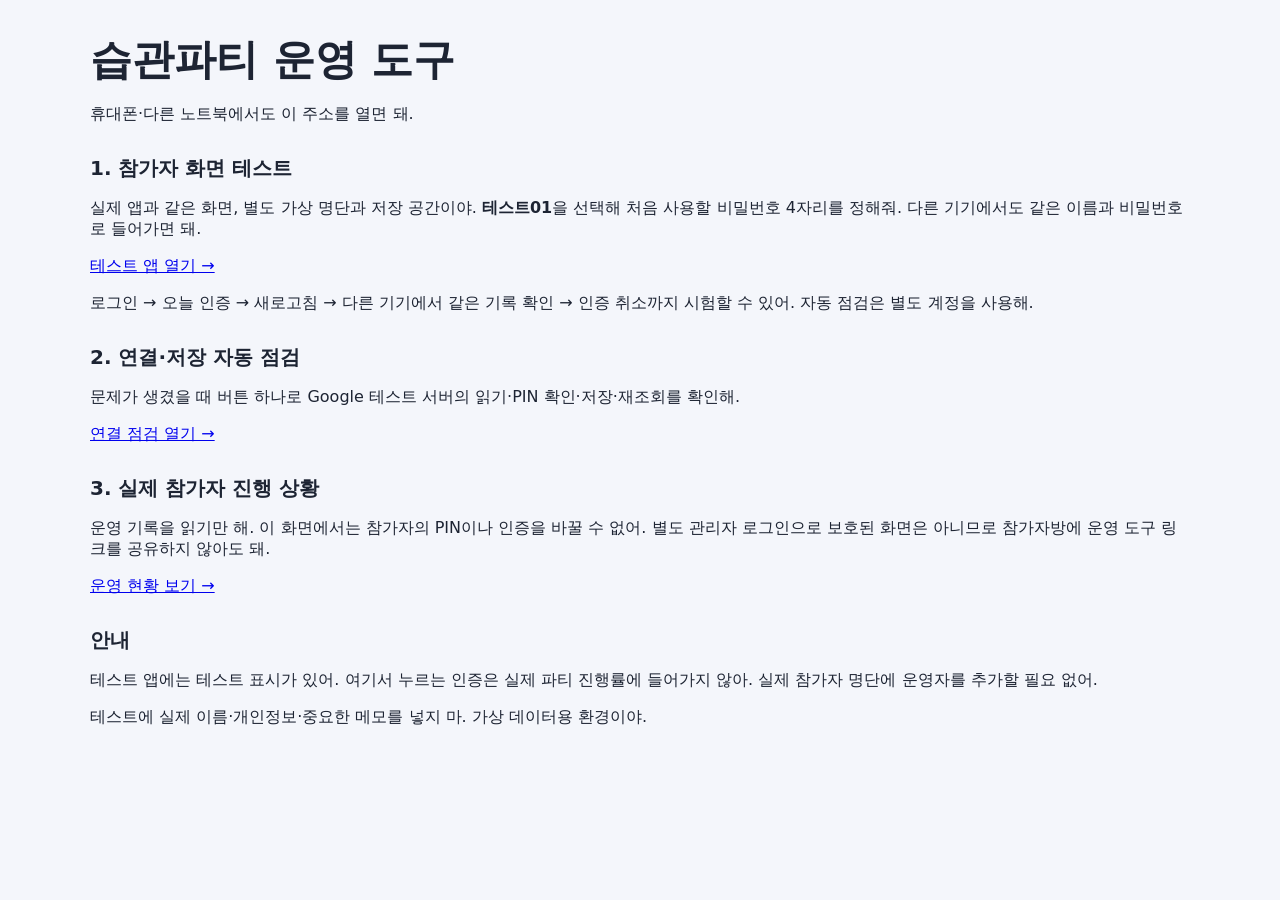
<file: qa/index.html>
<!doctype html><html lang="ko"><head><meta charset="utf-8"><meta name="viewport" content="width=device-width,initial-scale=1"><title>습관파티 운영 도구</title><link rel="stylesheet" href="operator.css"></head><body><main>
<h1>습관파티 운영 도구</h1><p>휴대폰·다른 노트북에서도 이 주소를 열면 돼.</p>
<section><h2>1. 참가자 화면 테스트</h2><p>실제 앱과 같은 화면, 별도 가상 명단과 저장 공간이야. <b>테스트01</b>을 선택해 처음 사용할 비밀번호 4자리를 정해줘. 다른 기기에서도 같은 이름과 비밀번호로 들어가면 돼.</p><p><a href="app/">테스트 앱 열기 →</a></p><p>로그인 → 오늘 인증 → 새로고침 → 다른 기기에서 같은 기록 확인 → 인증 취소까지 시험할 수 있어. 자동 점검은 별도 계정을 사용해.</p></section>
<section><h2>2. 연결·저장 자동 점검</h2><p>문제가 생겼을 때 버튼 하나로 Google 테스트 서버의 읽기·PIN 확인·저장·재조회를 확인해.</p><a href="test.html">연결 점검 열기 →</a></section>
<section><h2>3. 실제 참가자 진행 상황</h2><p>운영 기록을 읽기만 해. 이 화면에서는 참가자의 PIN이나 인증을 바꿀 수 없어. 별도 관리자 로그인으로 보호된 화면은 아니므로 참가자방에 운영 도구 링크를 공유하지 않아도 돼.</p><a href="operator.html">운영 현황 보기 →</a></section>
<section><h2>안내</h2><p>테스트 앱에는 테스트 표시가 있어. 여기서 누르는 인증은 실제 파티 진행률에 들어가지 않아. 실제 참가자 명단에 운영자를 추가할 필요 없어.</p><p>테스트에 실제 이름·개인정보·중요한 메모를 넣지 마. 가상 데이터용 환경이야.</p></section>
</main></body></html>
</file>
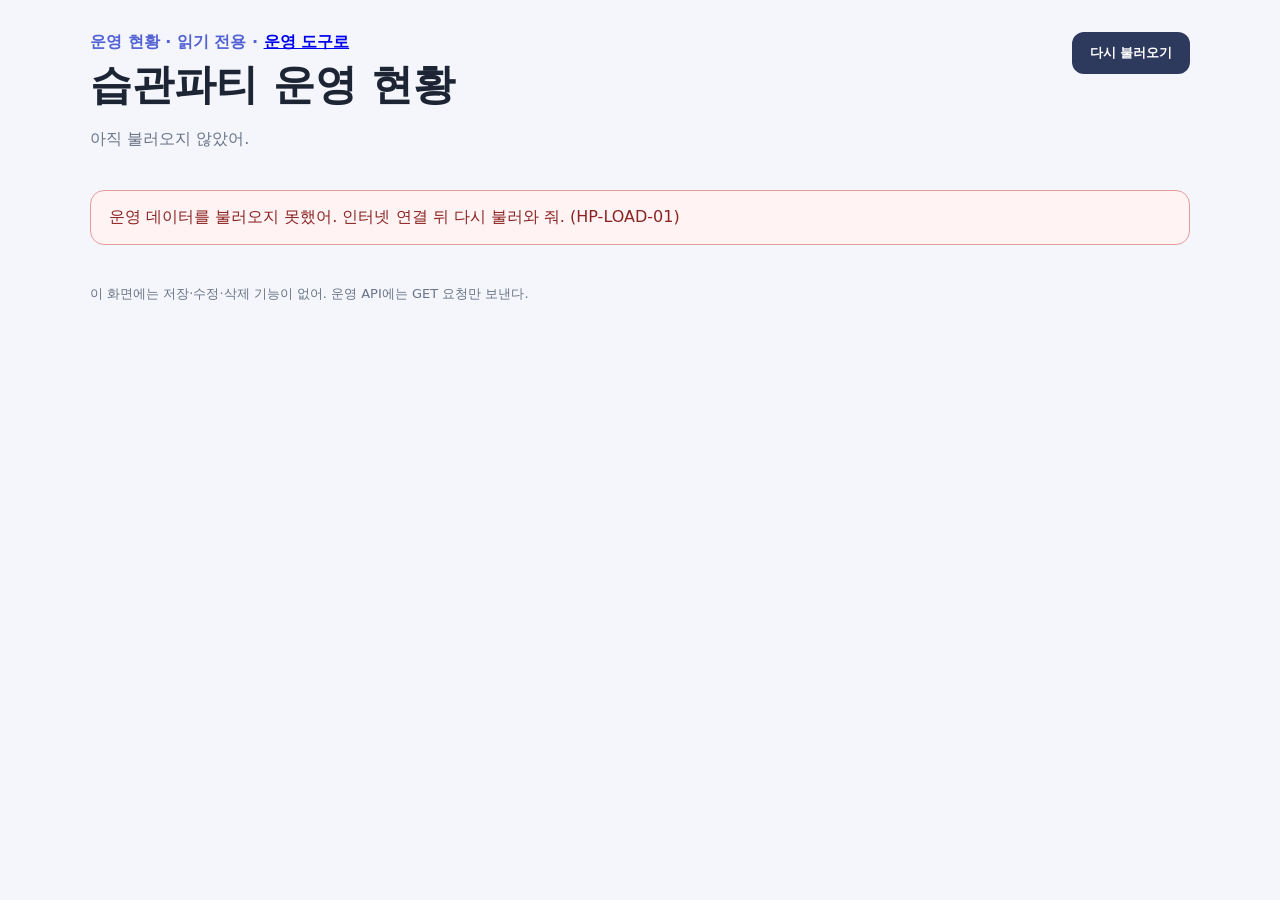
<file: qa/operator.html>
<!doctype html>
<html lang="ko">
<head>
  <meta charset="utf-8">
  <meta name="viewport" content="width=device-width, initial-scale=1">
  <title>습관파티 운영 현황</title>
  <link rel="stylesheet" href="operator.css">
</head>
<body>
  <main>
    <header>
      <div>
        <p class="eyebrow">운영 현황 · 읽기 전용 · <a href="./">운영 도구로</a></p>
        <h1>습관파티 운영 현황</h1>
        <p id="updatedAt" class="muted">아직 불러오지 않았어.</p>
      </div>
      <button id="reloadButton" type="button">다시 불러오기</button>
    </header>

    <section id="status" class="status" aria-live="polite">운영 데이터를 불러오는 중…</section>

    <section id="summary" class="cards" hidden></section>
    <section id="teams" hidden>
      <h2>파티별 오늘 현황</h2>
      <div id="teamCards" class="cards"></div>
    </section>
    <section id="people" hidden>
      <h2>참가자별 진행</h2>
      <div class="table-wrap">
        <table>
          <thead><tr><th>이름</th><th>파티</th><th>오늘</th><th>누적</th><th>마지막</th><th>확인</th></tr></thead>
          <tbody id="peopleRows"></tbody>
        </table>
      </div>
    </section>

    <p class="safety">이 화면에는 저장·수정·삭제 기능이 없어. 운영 API에는 GET 요청만 보낸다.</p>
  </main>
  <script src="config.js"></script>
  <script src="report.js"></script>
  <script src="operator.js"></script>
</body>
</html>
</file>
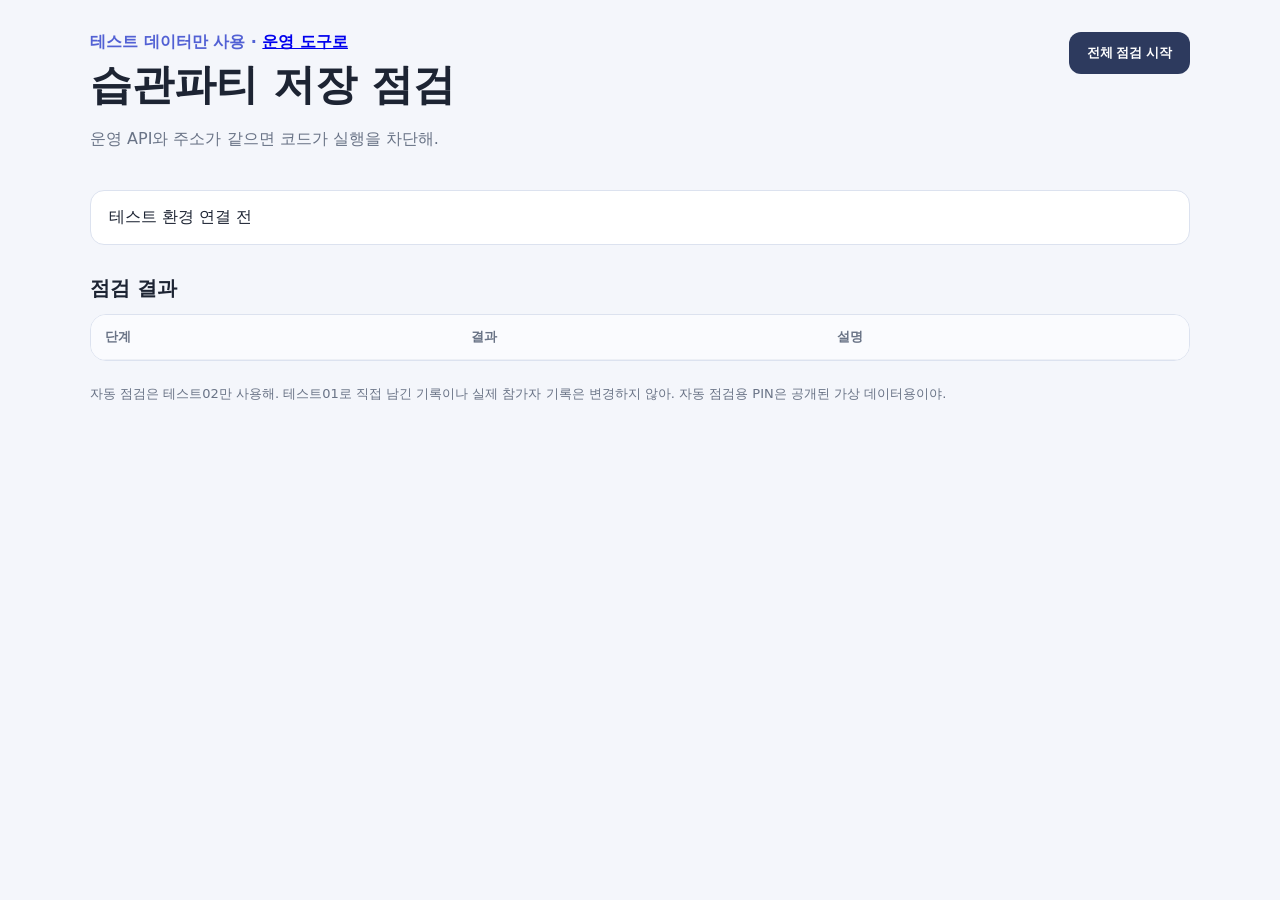
<file: qa/test.html>
<!doctype html>
<html lang="ko">
<head>
  <meta charset="utf-8">
  <meta name="viewport" content="width=device-width, initial-scale=1">
  <title>습관파티 저장 점검</title>
  <link rel="stylesheet" href="operator.css">
</head>
<body>
  <main>
    <header>
      <div>
        <p class="eyebrow">테스트 데이터만 사용 · <a href="./">운영 도구로</a></p>
        <h1>습관파티 저장 점검</h1>
        <p class="muted">운영 API와 주소가 같으면 코드가 실행을 차단해.</p>
      </div>
      <button id="runButton" type="button">전체 점검 시작</button>
    </header>
    <section id="testStatus" class="status" aria-live="polite">테스트 환경 연결 전</section>
    <section>
      <h2>점검 결과</h2>
      <div class="table-wrap">
        <table>
          <thead><tr><th>단계</th><th>결과</th><th>설명</th></tr></thead>
          <tbody id="testRows"></tbody>
        </table>
      </div>
    </section>
    <p class="safety">자동 점검은 테스트02만 사용해. 테스트01로 직접 남긴 기록이나 실제 참가자 기록은 변경하지 않아. 자동 점검용 PIN은 공개된 가상 데이터용이야.</p>
  </main>
  <script src="config.js"></script>
  <script src="safety.js"></script>
  <script src="test.js"></script>
</body>
</html>
</file>
<file: qa/operator.css>
:root { color-scheme: light; font-family: system-ui, -apple-system, BlinkMacSystemFont, "Segoe UI", sans-serif; color: #1d2433; background: #f4f6fb; }
* { box-sizing: border-box; }
body { margin: 0; }
main { width: min(1100px, calc(100% - 32px)); margin: 32px auto 64px; }
header { display: flex; align-items: flex-start; justify-content: space-between; gap: 24px; }
h1 { margin: 4px 0 8px; font-size: clamp(28px, 4vw, 42px); }
h2 { margin: 30px 0 12px; font-size: 20px; }
.eyebrow { margin: 0; font-weight: 800; color: #5261d4; }
.muted, .safety { color: #697386; }
button { border: 0; border-radius: 12px; padding: 12px 18px; background: #2d3a5e; color: white; font-weight: 800; cursor: pointer; }
button:disabled { opacity: .55; cursor: wait; }
.status { margin-top: 24px; padding: 16px 18px; border-radius: 14px; background: white; border: 1px solid #dce2ef; }
.status.ok { border-color: #7fc69e; background: #effaf3; }
.status.error { border-color: #e69a9a; background: #fff3f3; color: #8c2424; }
.cards { display: grid; grid-template-columns: repeat(auto-fit, minmax(190px, 1fr)); gap: 12px; margin-top: 16px; }
.card { border: 1px solid #dce2ef; border-radius: 16px; padding: 18px; background: white; }
.card .label { color: #697386; font-size: 14px; }
.card .value { margin-top: 8px; font-size: 28px; font-weight: 900; }
.table-wrap { overflow-x: auto; border: 1px solid #dce2ef; border-radius: 16px; background: white; }
table { width: 100%; border-collapse: collapse; min-width: 680px; }
th, td { padding: 13px 14px; text-align: left; border-bottom: 1px solid #edf0f6; }
th { font-size: 13px; color: #697386; background: #fafbfe; }
tr:last-child td { border-bottom: 0; }
.done { color: #147a43; font-weight: 800; }
.wait { color: #7d6320; }
.attention { color: #ad2b2b; font-weight: 800; }
.safety { margin-top: 24px; font-size: 13px; }
@media (max-width: 600px) { main { width: min(100% - 20px, 1100px); margin-top: 20px; } header { display: block; } header button { margin-top: 12px; width: 100%; } }
</file>
